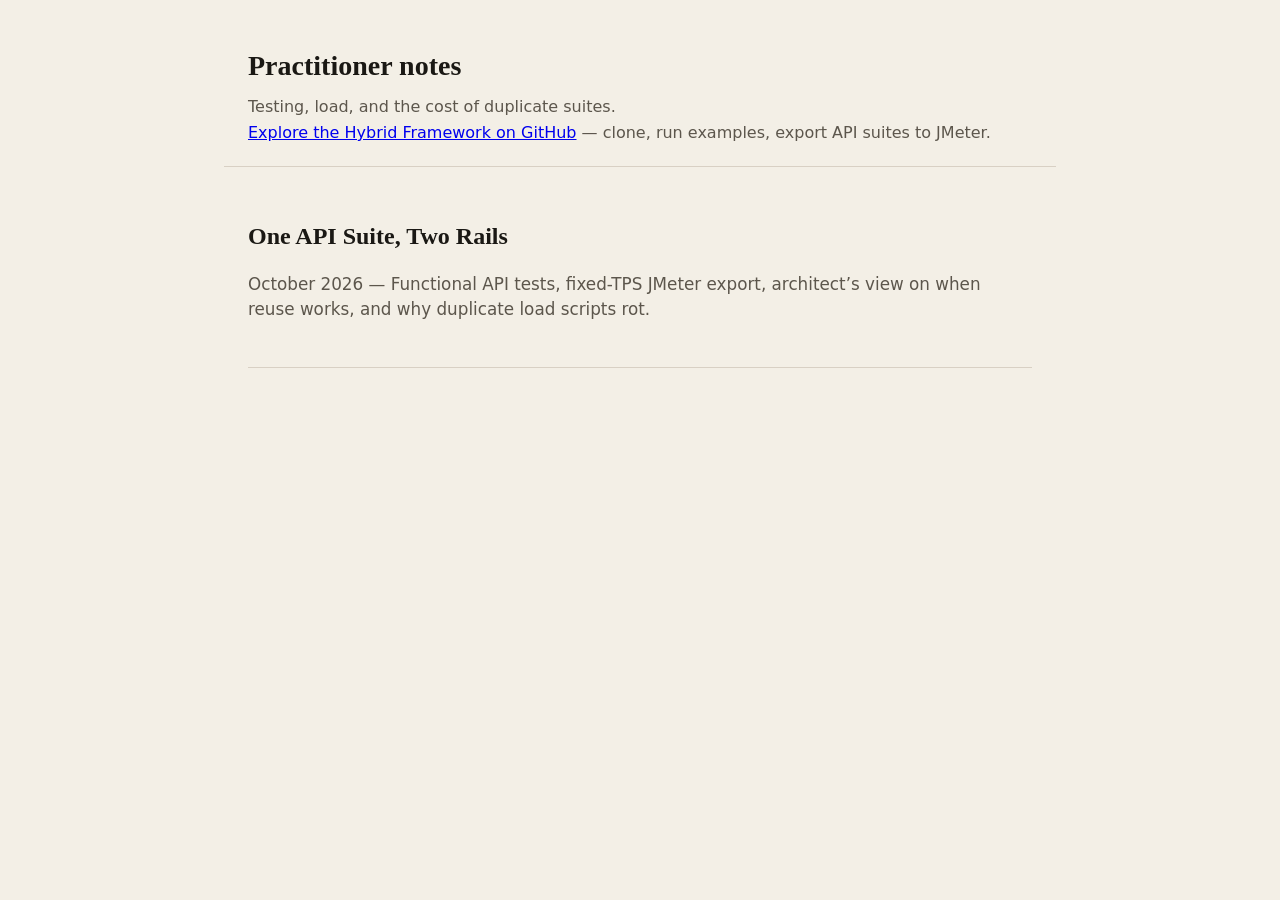
<file: blog/index.html>
<!DOCTYPE html>
<html lang="en">
<head>
  <meta charset="utf-8"/>
  <meta name="viewport" content="width=device-width, initial-scale=1"/>
  <title>Hybrid Framework — Practitioner notes</title>
  <link rel="stylesheet" href="styles.css"/>
</head>
<body>
  <header class="masthead">
    <h1>Practitioner notes</h1>
    <p>Testing, load, and the cost of duplicate suites.</p>
    <p><a href="https://github.com/shreenivash/HybridFramework">Explore the Hybrid Framework on GitHub</a> — clone, run examples, export API suites to JMeter.</p>
  </header>
  <main>
    <ul class="post-list">
      <li>
        <a href="posts/one-api-suite-two-rails.html">One API Suite, Two Rails</a>
        <p class="dek">October 2026 — Functional API tests, fixed-TPS JMeter export, architect’s view on when reuse works, and why duplicate load scripts rot.</p>
      </li>
    </ul>
  </main>
</body>
</html>
</file>
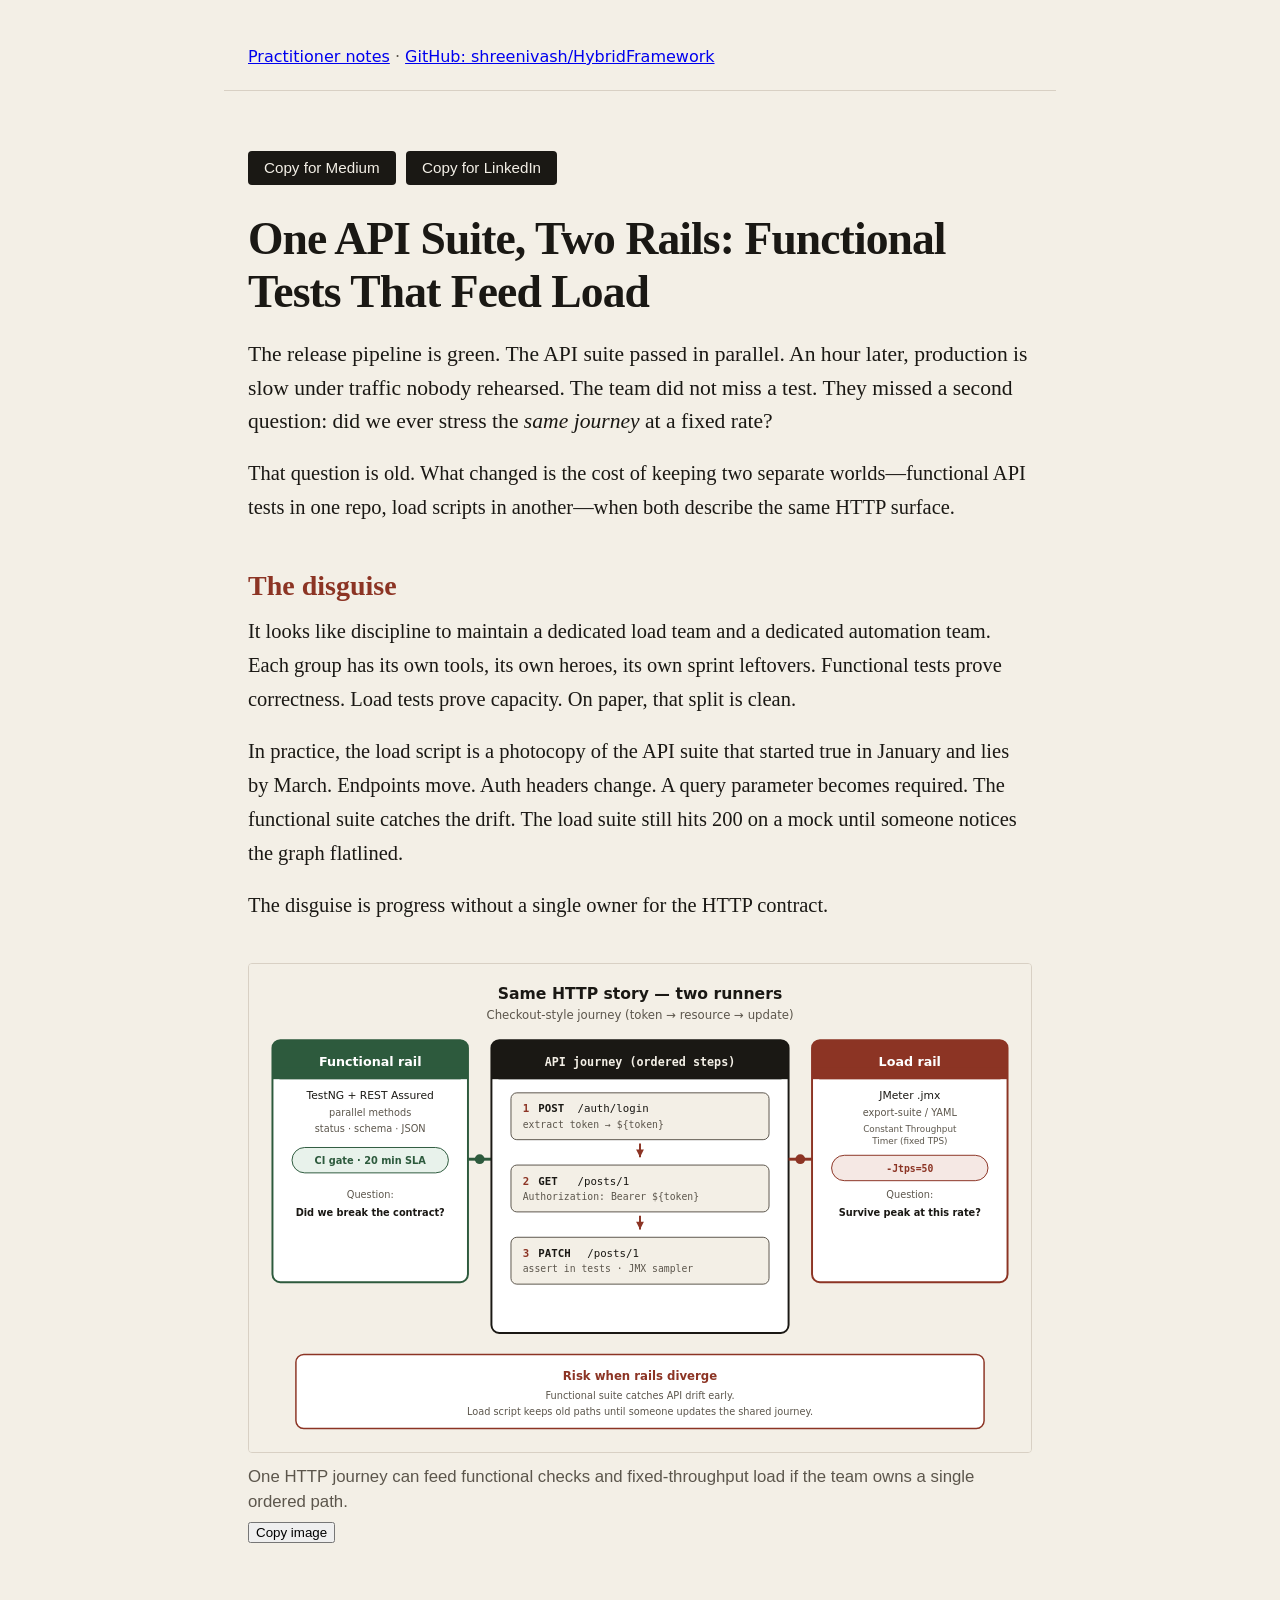
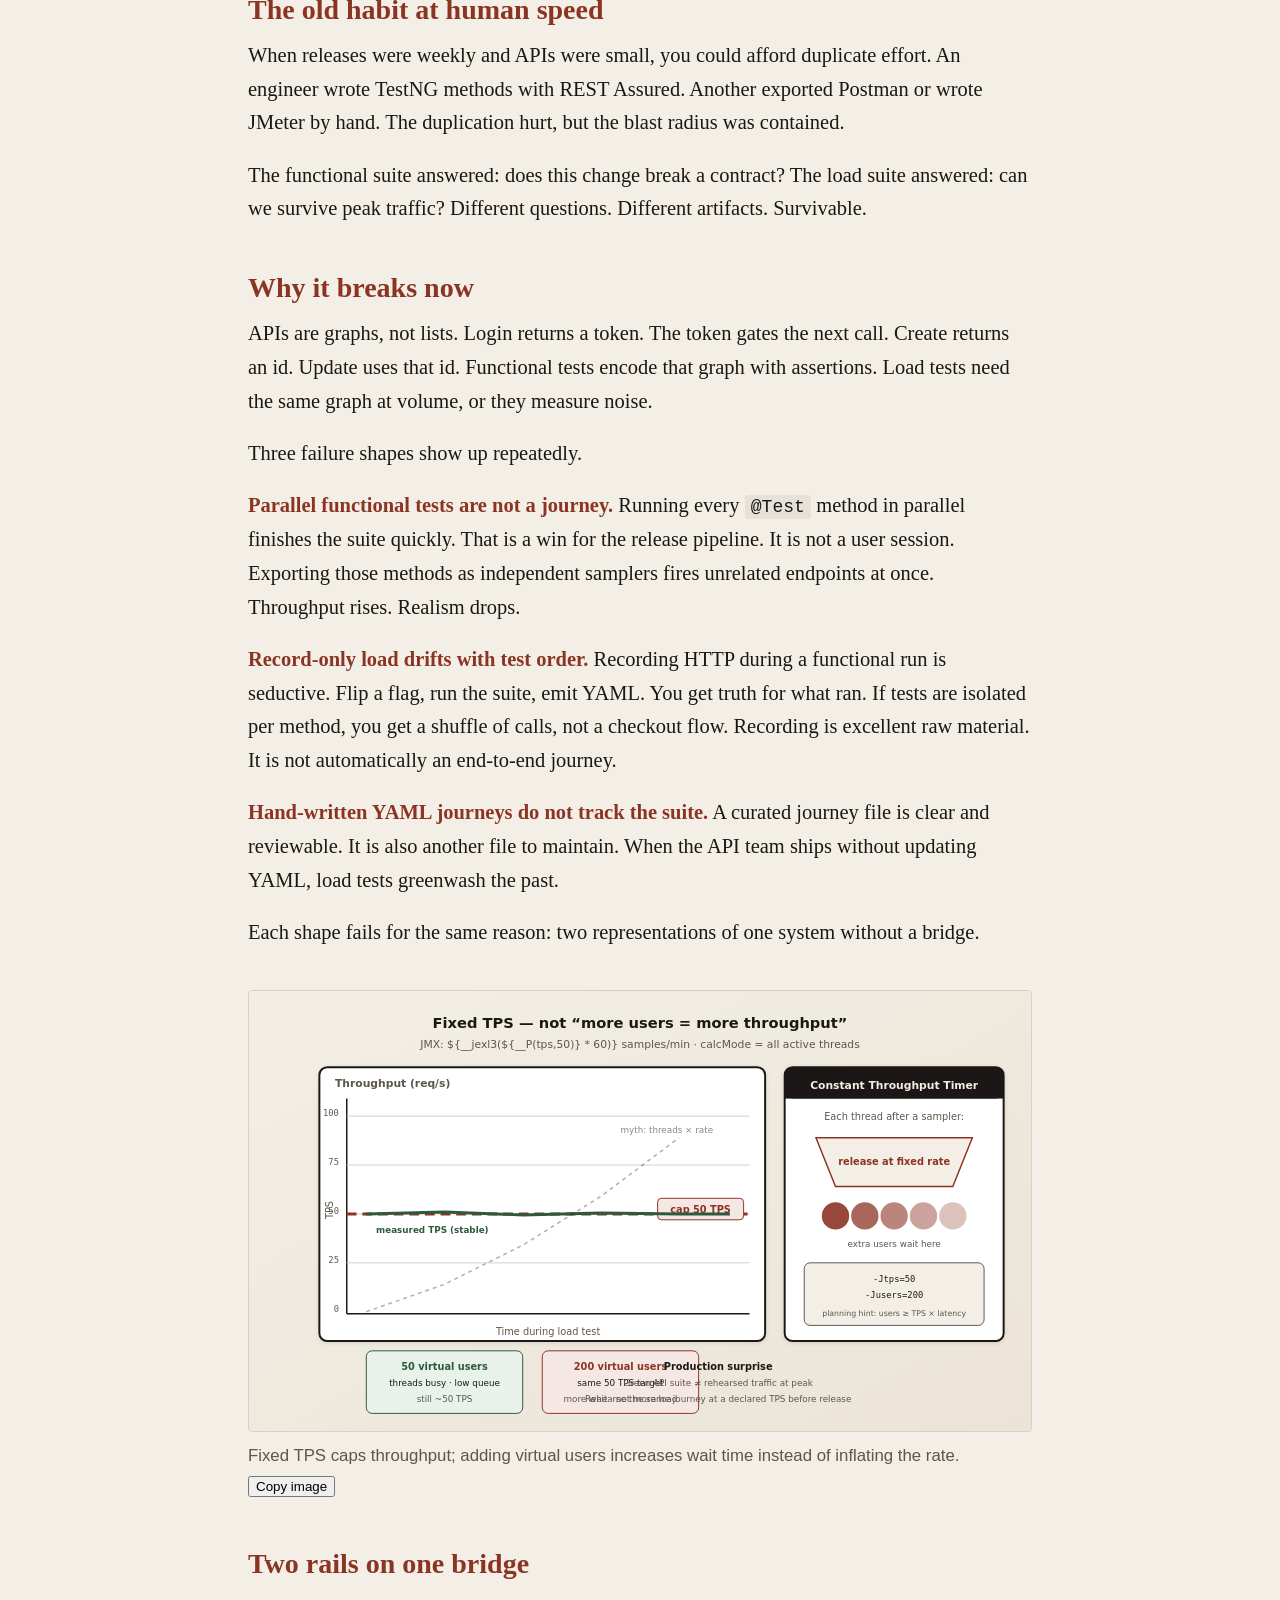
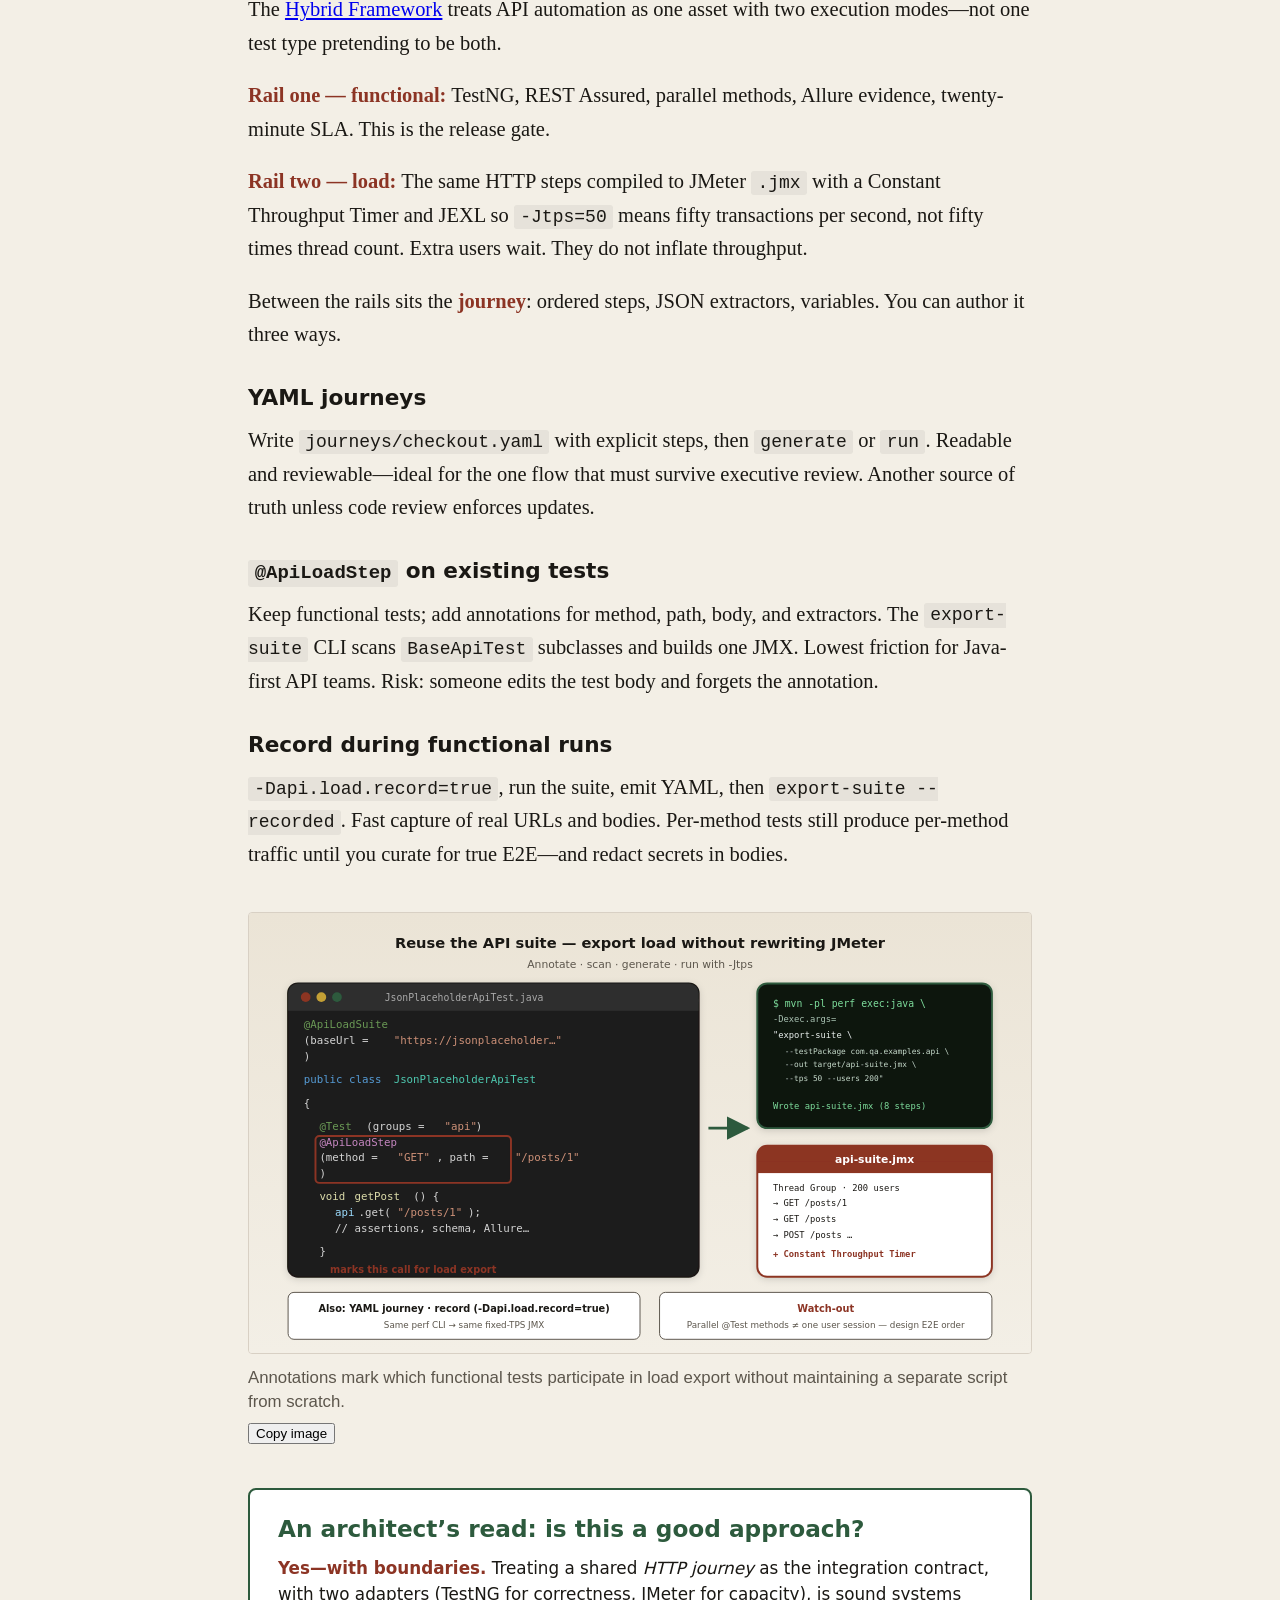
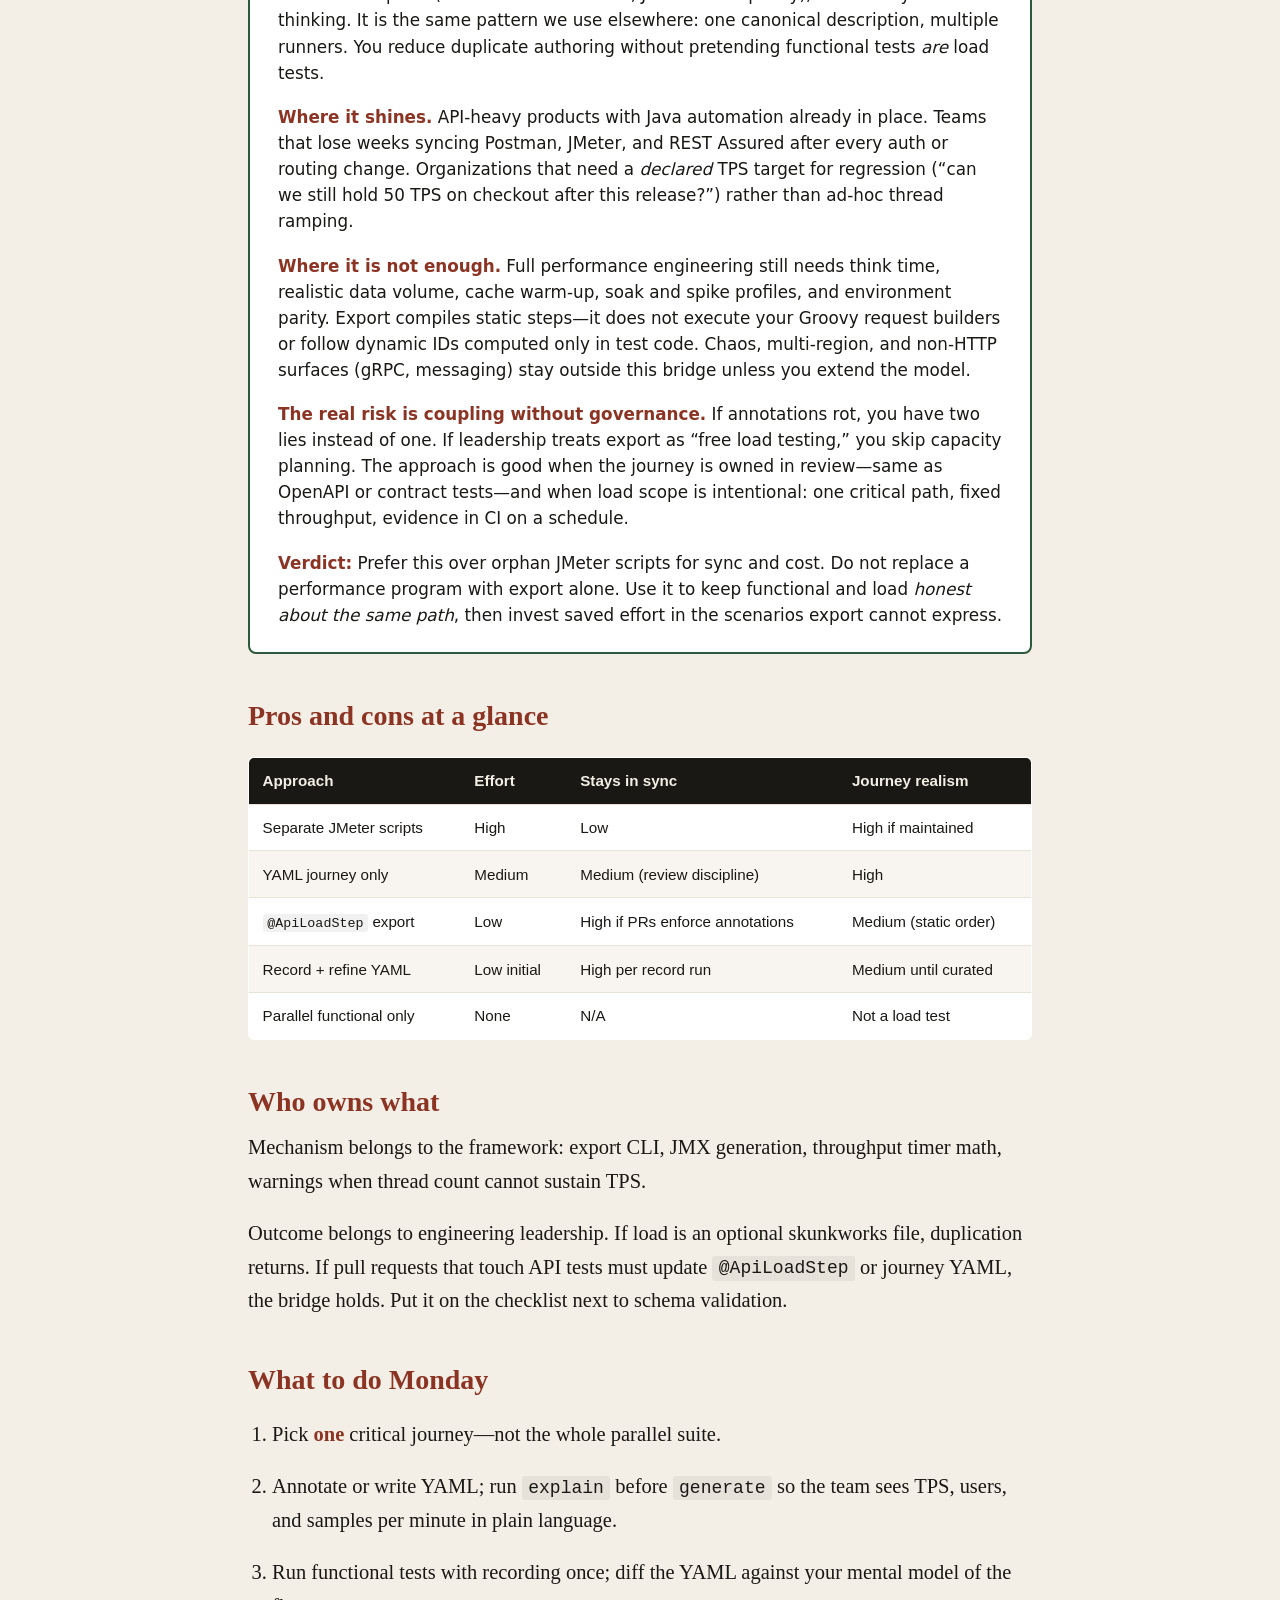
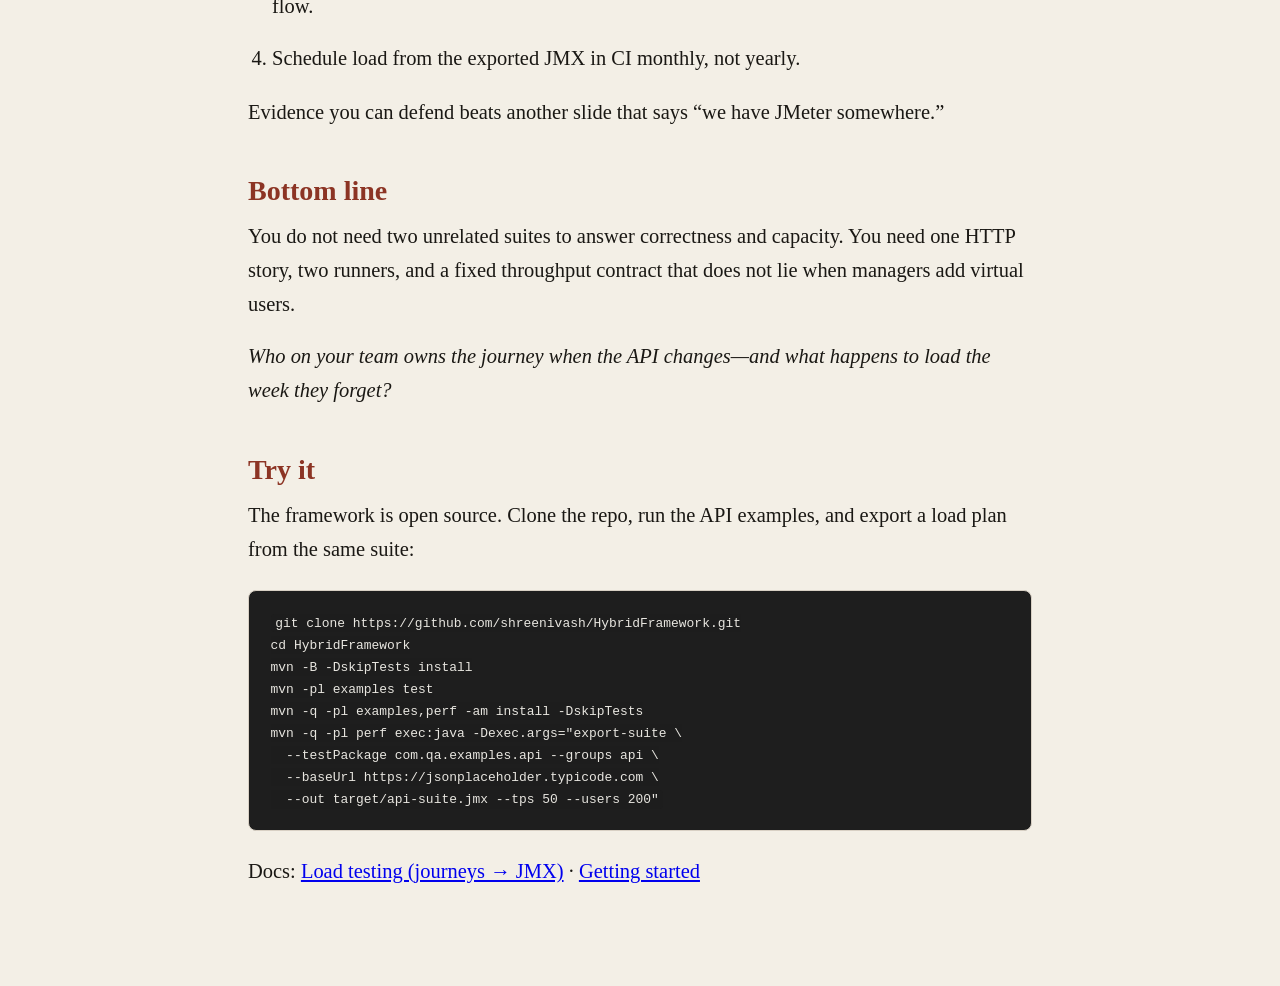
<file: blog/posts/one-api-suite-two-rails.html>
<!DOCTYPE html>
<html lang="en">
<head>
  <meta charset="utf-8"/>
  <meta name="viewport" content="width=device-width, initial-scale=1"/>
  <title>One API Suite, Two Rails</title>
  <link rel="stylesheet" href="../styles.css"/>
</head>
<body>
  <header class="masthead">
    <p><a href="../index.html">Practitioner notes</a> · <a href="https://github.com/shreenivash/HybridFramework">GitHub: shreenivash/HybridFramework</a></p>
  </header>
  <main>
    <div class="toolbar no-medium">
      <button type="button" id="copy-medium">Copy for Medium</button>
      <button type="button" id="copy-linkedin">Copy for LinkedIn</button>
      <span class="status" id="copy-status"></span>
    </div>
    <article id="story">
      <h1>One API Suite, Two Rails: Functional Tests That Feed Load</h1>
      <p class="lede">The release pipeline is green. The API suite passed in parallel. An hour later, production is slow under traffic nobody rehearsed. The team did not miss a test. They missed a second question: did we ever stress the <em>same journey</em> at a fixed rate?</p>
      <p>That question is old. What changed is the cost of keeping two separate worlds—functional API tests in one repo, load scripts in another—when both describe the same HTTP surface.</p>

      <h2>The disguise</h2>
      <p>It looks like discipline to maintain a dedicated load team and a dedicated automation team. Each group has its own tools, its own heroes, its own sprint leftovers. Functional tests prove correctness. Load tests prove capacity. On paper, that split is clean.</p>
      <p>In practice, the load script is a photocopy of the API suite that started true in January and lies by March. Endpoints move. Auth headers change. A query parameter becomes required. The functional suite catches the drift. The load suite still hits 200 on a mock until someone notices the graph flatlined.</p>
      <p>The disguise is progress without a single owner for the HTTP contract.</p>

      <figure>
        <img src="../images/rails.svg" data-fallback="https://raw.githubusercontent.com/shreenivash/HybridFramework/main/blog/images/rails.svg" alt="Diagram: shared API journey (login, GET post, PATCH) feeding TestNG functional rail and JMeter load rail at fixed TPS." width="800" height="500" decoding="async"/>
        <figcaption>One HTTP journey can feed functional checks and fixed-throughput load if the team owns a single ordered path.</figcaption>
        <button type="button" class="no-medium copy-image" data-src="../images/rails.svg">Copy image</button>
      </figure>

      <h2>The old habit at human speed</h2>
      <p>When releases were weekly and APIs were small, you could afford duplicate effort. An engineer wrote TestNG methods with REST Assured. Another exported Postman or wrote JMeter by hand. The duplication hurt, but the blast radius was contained.</p>
      <p>The functional suite answered: does this change break a contract? The load suite answered: can we survive peak traffic? Different questions. Different artifacts. Survivable.</p>

      <h2>Why it breaks now</h2>
      <p>APIs are graphs, not lists. Login returns a token. The token gates the next call. Create returns an id. Update uses that id. Functional tests encode that graph with assertions. Load tests need the same graph at volume, or they measure noise.</p>
      <p>Three failure shapes show up repeatedly.</p>
      <p><strong>Parallel functional tests are not a journey.</strong> Running every <code>@Test</code> method in parallel finishes the suite quickly. That is a win for the release pipeline. It is not a user session. Exporting those methods as independent samplers fires unrelated endpoints at once. Throughput rises. Realism drops.</p>
      <p><strong>Record-only load drifts with test order.</strong> Recording HTTP during a functional run is seductive. Flip a flag, run the suite, emit YAML. You get truth for what ran. If tests are isolated per method, you get a shuffle of calls, not a checkout flow. Recording is excellent raw material. It is not automatically an end-to-end journey.</p>
      <p><strong>Hand-written YAML journeys do not track the suite.</strong> A curated journey file is clear and reviewable. It is also another file to maintain. When the API team ships without updating YAML, load tests greenwash the past.</p>
      <p>Each shape fails for the same reason: two representations of one system without a bridge.</p>

      <figure>
        <img src="../images/throughput.svg" data-fallback="https://raw.githubusercontent.com/shreenivash/HybridFramework/main/blog/images/throughput.svg" alt="Chart: throughput capped at 50 TPS; 200 virtual users increase queue wait, not request rate, with Constant Throughput Timer." width="800" height="450" decoding="async"/>
        <figcaption>Fixed TPS caps throughput; adding virtual users increases wait time instead of inflating the rate.</figcaption>
        <button type="button" class="no-medium copy-image" data-src="../images/throughput.svg">Copy image</button>
      </figure>

      <h2>Two rails on one bridge</h2>
      <p>The <a href="https://github.com/shreenivash/HybridFramework">Hybrid Framework</a> treats API automation as one asset with two execution modes—not one test type pretending to be both.</p>
      <p><strong>Rail one — functional:</strong> TestNG, REST Assured, parallel methods, Allure evidence, twenty-minute SLA. This is the release gate.</p>
      <p><strong>Rail two — load:</strong> The same HTTP steps compiled to JMeter <code>.jmx</code> with a Constant Throughput Timer and JEXL so <code>-Jtps=50</code> means fifty transactions per second, not fifty times thread count. Extra users wait. They do not inflate throughput.</p>
      <p>Between the rails sits the <strong>journey</strong>: ordered steps, JSON extractors, variables. You can author it three ways.</p>

      <h3>YAML journeys</h3>
      <p>Write <code>journeys/checkout.yaml</code> with explicit steps, then <code>generate</code> or <code>run</code>. Readable and reviewable—ideal for the one flow that must survive executive review. Another source of truth unless code review enforces updates.</p>

      <h3><code>@ApiLoadStep</code> on existing tests</h3>
      <p>Keep functional tests; add annotations for method, path, body, and extractors. The <code>export-suite</code> CLI scans <code>BaseApiTest</code> subclasses and builds one JMX. Lowest friction for Java-first API teams. Risk: someone edits the test body and forgets the annotation.</p>

      <h3>Record during functional runs</h3>
      <p><code>-Dapi.load.record=true</code>, run the suite, emit YAML, then <code>export-suite --recorded</code>. Fast capture of real URLs and bodies. Per-method tests still produce per-method traffic until you curate for true E2E—and redact secrets in bodies.</p>

      <figure>
        <img src="../images/annotations.svg" data-fallback="https://raw.githubusercontent.com/shreenivash/HybridFramework/main/blog/images/annotations.svg" alt="Illustration: @ApiLoadStep on a Java API test, export-suite CLI, and generated JMeter JMX with eight steps." width="800" height="450" decoding="async"/>
        <figcaption>Annotations mark which functional tests participate in load export without maintaining a separate script from scratch.</figcaption>
        <button type="button" class="no-medium copy-image" data-src="../images/annotations.svg">Copy image</button>
      </figure>

      <section class="callout architect" aria-labelledby="architect-heading">
        <h2 id="architect-heading">An architect’s read: is this a good approach?</h2>
        <p><strong>Yes—with boundaries.</strong> Treating a shared <em>HTTP journey</em> as the integration contract, with two adapters (TestNG for correctness, JMeter for capacity), is sound systems thinking. It is the same pattern we use elsewhere: one canonical description, multiple runners. You reduce duplicate authoring without pretending functional tests <em>are</em> load tests.</p>
        <p><strong>Where it shines.</strong> API-heavy products with Java automation already in place. Teams that lose weeks syncing Postman, JMeter, and REST Assured after every auth or routing change. Organizations that need a <em>declared</em> TPS target for regression (“can we still hold 50 TPS on checkout after this release?”) rather than ad-hoc thread ramping.</p>
        <p><strong>Where it is not enough.</strong> Full performance engineering still needs think time, realistic data volume, cache warm-up, soak and spike profiles, and environment parity. Export compiles static steps—it does not execute your Groovy request builders or follow dynamic IDs computed only in test code. Chaos, multi-region, and non-HTTP surfaces (gRPC, messaging) stay outside this bridge unless you extend the model.</p>
        <p><strong>The real risk is coupling without governance.</strong> If annotations rot, you have two lies instead of one. If leadership treats export as “free load testing,” you skip capacity planning. The approach is good when the journey is owned in review—same as OpenAPI or contract tests—and when load scope is intentional: one critical path, fixed throughput, evidence in CI on a schedule.</p>
        <p><strong>Verdict:</strong> Prefer this over orphan JMeter scripts for sync and cost. Do not replace a performance program with export alone. Use it to keep functional and load <em>honest about the same path</em>, then invest saved effort in the scenarios export cannot express.</p>
      </section>

      <h2>Pros and cons at a glance</h2>
      <table class="compare-table">
        <thead>
          <tr>
            <th>Approach</th>
            <th>Effort</th>
            <th>Stays in sync</th>
            <th>Journey realism</th>
          </tr>
        </thead>
        <tbody>
          <tr>
            <td>Separate JMeter scripts</td>
            <td>High</td>
            <td>Low</td>
            <td>High if maintained</td>
          </tr>
          <tr>
            <td>YAML journey only</td>
            <td>Medium</td>
            <td>Medium (review discipline)</td>
            <td>High</td>
          </tr>
          <tr>
            <td><code>@ApiLoadStep</code> export</td>
            <td>Low</td>
            <td>High if PRs enforce annotations</td>
            <td>Medium (static order)</td>
          </tr>
          <tr>
            <td>Record + refine YAML</td>
            <td>Low initial</td>
            <td>High per record run</td>
            <td>Medium until curated</td>
          </tr>
          <tr>
            <td>Parallel functional only</td>
            <td>None</td>
            <td>N/A</td>
            <td>Not a load test</td>
          </tr>
        </tbody>
      </table>

      <h2>Who owns what</h2>
      <p>Mechanism belongs to the framework: export CLI, JMX generation, throughput timer math, warnings when thread count cannot sustain TPS.</p>
      <p>Outcome belongs to engineering leadership. If load is an optional skunkworks file, duplication returns. If pull requests that touch API tests must update <code>@ApiLoadStep</code> or journey YAML, the bridge holds. Put it on the checklist next to schema validation.</p>

      <h2>What to do Monday</h2>
      <ol>
        <li>Pick <strong>one</strong> critical journey—not the whole parallel suite.</li>
        <li>Annotate or write YAML; run <code>explain</code> before <code>generate</code> so the team sees TPS, users, and samples per minute in plain language.</li>
        <li>Run functional tests with recording once; diff the YAML against your mental model of the flow.</li>
        <li>Schedule load from the exported JMX in CI monthly, not yearly.</li>
      </ol>
      <p>Evidence you can defend beats another slide that says “we have JMeter somewhere.”</p>

      <h2>Bottom line</h2>
      <p>You do not need two unrelated suites to answer correctness and capacity. You need one HTTP story, two runners, and a fixed throughput contract that does not lie when managers add virtual users.</p>
      <p><em>Who on your team owns the journey when the API changes—and what happens to load the week they forget?</em></p>

      <h2>Try it</h2>
      <p>The framework is open source. Clone the repo, run the API examples, and export a load plan from the same suite:</p>
      <pre class="code-block"><code>git clone https://github.com/shreenivash/HybridFramework.git
cd HybridFramework
mvn -B -DskipTests install
mvn -pl examples test
mvn -q -pl examples,perf -am install -DskipTests
mvn -q -pl perf exec:java -Dexec.args="export-suite \
  --testPackage com.qa.examples.api --groups api \
  --baseUrl https://jsonplaceholder.typicode.com \
  --out target/api-suite.jmx --tps 50 --users 200"</code></pre>
      <p>Docs: <a href="https://github.com/shreenivash/HybridFramework/blob/main/docs/perf-load.md">Load testing (journeys → JMX)</a> · <a href="https://github.com/shreenivash/HybridFramework/blob/main/docs/getting-started.md">Getting started</a></p>
    </article>
  </main>
  <script>
    document.querySelectorAll('figure img[data-fallback]').forEach((img) => {
      const fallback = img.getAttribute('data-fallback');
      img.addEventListener('error', () => {
        if (fallback && img.src !== fallback) img.src = fallback;
      }, { once: true });
      if (window.location.hostname === 'github.com' && fallback) {
        img.src = fallback;
      }
    });

    const status = document.getElementById('copy-status');
    function setStatus(msg) { status.textContent = msg; }

    document.getElementById('copy-linkedin').addEventListener('click', async () => {
      const res = await fetch('../linkedin-post.txt');
      const text = await res.text();
      await navigator.clipboard.writeText(text);
      setStatus('LinkedIn post copied.');
    });

    document.getElementById('copy-medium').addEventListener('click', async () => {
      const story = document.getElementById('story').cloneNode(true);
      story.querySelectorAll('.no-medium').forEach(el => el.remove());
      story.querySelectorAll('img').forEach(img => {
        const u = new URL(img.getAttribute('src'), window.location.href);
        img.setAttribute('src', u.href);
      });
      const html = story.innerHTML;
      const plain = story.innerText;
      await navigator.clipboard.write([
        new ClipboardItem({
          'text/html': new Blob([html], { type: 'text/html' }),
          'text/plain': new Blob([plain], { type: 'text/plain' })
        })
      ]);
      setStatus('Medium story copied. Paste into a new story; move the title if needed.');
    });

    function imagePng(img) {
      return new Promise((resolve, reject) => {
        const canvas = document.createElement('canvas');
        canvas.width = img.naturalWidth;
        canvas.height = img.naturalHeight;
        if (!canvas.width) { reject(new Error('Image not ready')); return; }
        canvas.getContext('2d').drawImage(img, 0, 0);
        canvas.toBlob(blob => blob ? resolve(blob) : reject(new Error('no blob')), 'image/png');
      });
    }

    document.querySelectorAll('.copy-image').forEach(btn => {
      btn.addEventListener('click', async () => {
        const img = new Image();
        img.src = new URL(btn.dataset.src, window.location.href).href;
        await img.decode();
        await navigator.clipboard.write([new ClipboardItem({ 'image/png': imagePng(img) })]);
        setStatus('Image copied as PNG.');
      });
    });
  </script>
</body>
</html>
</file>
<file: blog/styles.css>
:root {
  --paper: #f3efe6;
  --ink: #1a1814;
  --oxide: #8c3424;
  --muted: #5c564c;
  --green: #2d5a3d;
  --content: min(52rem, 94vw);
  --figure: min(56rem, 96vw);
}

* {
  box-sizing: border-box;
}

body {
  margin: 0;
  background: var(--paper);
  color: var(--ink);
  font-family: "Avenir Next", "Segoe UI", system-ui, sans-serif;
  font-size: 18px;
  line-height: 1.6;
}

.masthead {
  max-width: var(--content);
  margin: 0 auto;
  padding: 2.75rem 1.5rem 1.25rem;
  border-bottom: 1px solid #d8d0c4;
}

.masthead h1 {
  font-family: "Iowan Old Style", Palatino, Georgia, serif;
  font-weight: 600;
  font-size: 1.75rem;
  margin: 0 0 0.35rem;
}

.masthead p {
  margin: 0;
  color: var(--muted);
  font-size: 1rem;
}

main {
  max-width: var(--content);
  margin: 0 auto;
  padding: 2rem 1.5rem 5rem;
}

article {
  font-family: "Iowan Old Style", Palatino, Georgia, serif;
  font-size: 1.28rem;
  line-height: 1.65;
}

article h1 {
  font-size: clamp(2.1rem, 5vw, 2.85rem);
  line-height: 1.15;
  margin-top: 0;
  margin-bottom: 1.25rem;
  letter-spacing: -0.02em;
}

article .lede {
  font-size: 1.35rem;
  line-height: 1.55;
  color: var(--ink);
}

article h2 {
  font-size: 1.75rem;
  margin-top: 2.75rem;
  margin-bottom: 0.75rem;
  color: var(--oxide);
  line-height: 1.25;
}

article h3 {
  font-size: 1.35rem;
  margin-top: 1.75rem;
  margin-bottom: 0.5rem;
  color: var(--ink);
  font-family: "Avenir Next", "Segoe UI", system-ui, sans-serif;
  font-weight: 600;
}

article p,
article li {
  margin: 0 0 1.15rem;
}

article ul,
article ol {
  padding-left: 1.5rem;
  margin-bottom: 1.25rem;
}

article strong {
  color: var(--oxide);
  font-weight: 600;
}

article em {
  font-style: italic;
}

article code {
  font-family: ui-monospace, "SF Mono", Menlo, monospace;
  font-size: 0.88em;
  background: rgba(26, 24, 20, 0.06);
  padding: 0.12em 0.35em;
  border-radius: 3px;
}

.post-list {
  list-style: none;
  padding: 0;
}

.post-list li {
  margin-bottom: 1.75rem;
  padding-bottom: 1.75rem;
  border-bottom: 1px solid #d8d0c4;
}

.post-list a {
  color: var(--ink);
  text-decoration: none;
  font-family: "Iowan Old Style", Palatino, Georgia, serif;
  font-size: 1.5rem;
  font-weight: 600;
}

.post-list a:hover {
  color: var(--oxide);
}

.dek {
  color: var(--muted);
  font-size: 1.05rem;
  line-height: 1.5;
}

.toolbar {
  display: flex;
  flex-wrap: wrap;
  gap: 0.65rem;
  margin: 1.75rem 0;
  font-family: "Avenir Next", "Segoe UI", sans-serif;
  font-size: 0.95rem;
}

.toolbar button {
  background: var(--ink);
  color: var(--paper);
  border: none;
  padding: 0.55rem 1rem;
  cursor: pointer;
  border-radius: 4px;
  font-size: 0.95rem;
}

.toolbar button:hover {
  background: var(--oxide);
}

.toolbar .status {
  color: var(--muted);
  align-self: center;
}

figure {
  margin: 2.5rem auto;
  max-width: var(--figure);
  width: 100%;
}

figure img {
  display: block;
  width: 100%;
  height: auto;
  border: 1px solid #d8d0c4;
  background: var(--paper);
  border-radius: 4px;
}

figcaption {
  font-size: 1.05rem;
  color: var(--muted);
  margin-top: 0.75rem;
  font-family: "Avenir Next", "Segoe UI", sans-serif;
  line-height: 1.45;
}

.no-medium {
  /* excluded from Medium paste */
}

article pre.code-block {
  background: #1e1e1e;
  color: #e8e6e0;
  padding: 1.25rem 1.35rem;
  border-radius: 8px;
  overflow-x: auto;
  font-family: ui-monospace, "SF Mono", Menlo, monospace;
  font-size: 0.92rem;
  line-height: 1.5;
  border: 1px solid #d8d0c4;
  margin: 1.5rem 0;
}

article pre.code-block code {
  white-space: pre;
}

.callout {
  margin: 2rem 0;
  padding: 1.5rem 1.75rem;
  border-radius: 8px;
  border: 2px solid var(--oxide);
  background: #fff;
  font-family: "Avenir Next", "Segoe UI", system-ui, sans-serif;
  font-size: 1.05rem;
  line-height: 1.55;
}

.callout h2 {
  margin-top: 0;
  font-size: 1.45rem;
  color: var(--oxide);
}

.callout.architect {
  border-color: var(--green);
}

.callout.architect h2 {
  color: var(--green);
}

.callout p:last-child {
  margin-bottom: 0;
}

.compare-table {
  width: 100%;
  border-collapse: collapse;
  font-family: "Avenir Next", "Segoe UI", sans-serif;
  font-size: 0.95rem;
  margin: 1.5rem 0 2rem;
  background: #fff;
  border: 1px solid #d8d0c4;
  border-radius: 6px;
  overflow: hidden;
}

.compare-table th,
.compare-table td {
  padding: 0.65rem 0.85rem;
  text-align: left;
  border-bottom: 1px solid #e8e2d8;
  vertical-align: top;
}

.compare-table th {
  background: var(--ink);
  color: var(--paper);
  font-weight: 600;
}

.compare-table tr:last-child td {
  border-bottom: none;
}

.compare-table tbody tr:nth-child(even) {
  background: rgba(243, 239, 230, 0.6);
}

@media (max-width: 640px) {
  .compare-table {
    font-size: 0.85rem;
  }
  .compare-table th,
  .compare-table td {
    padding: 0.5rem;
  }
}
</file>
